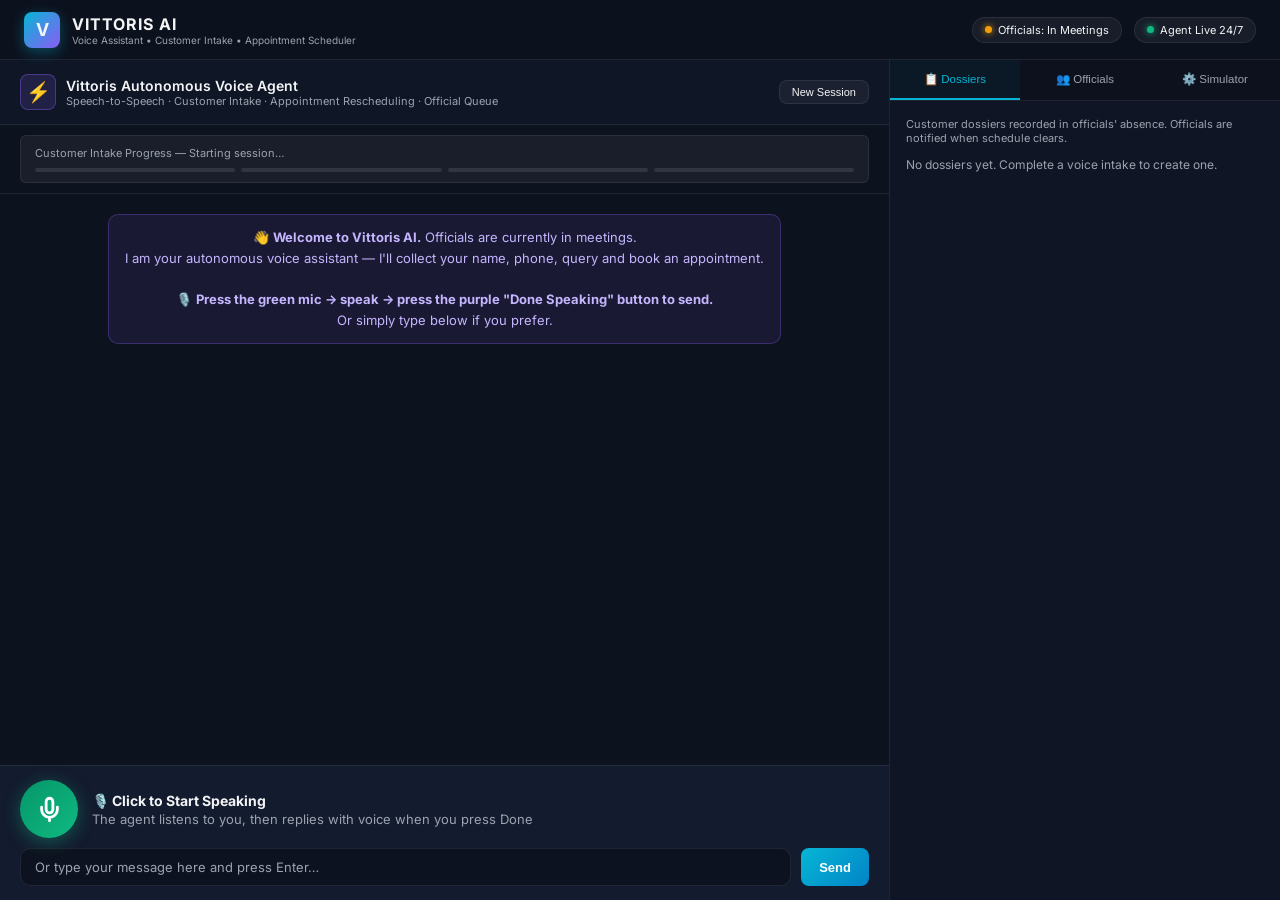
<file: index.html>
<!DOCTYPE html>
<html lang="en">
<head>
  <meta charset="UTF-8">
  <meta name="viewport" content="width=device-width, initial-scale=1.0">
  <title>Vittoris AI | Voice Assistant</title>
  <link rel="preconnect" href="https://fonts.googleapis.com">
  <link href="https://fonts.googleapis.com/css2?family=Inter:wght@300;400;500;600;700&family=JetBrains+Mono:wght@400;600&display=swap" rel="stylesheet">
  <style>
    :root {
      --bg: #0a0e17; --card: #131b2e; --card2: #0f1724;
      --border: rgba(255,255,255,0.08);
      --cyan: #06b6d4; --purple: #8b5cf6;
      --green: #10b981; --amber: #f59e0b; --red: #ef4444;
      --text: #f3f4f6; --muted: #9ca3af;
      --sans: 'Inter',sans-serif; --mono: 'JetBrains Mono',monospace;
    }
    *{box-sizing:border-box;margin:0;padding:0}
    html,body{height:100%;overflow:hidden}
    body{background:var(--bg);color:var(--text);font-family:var(--sans);display:flex;flex-direction:column}

    /* NAV */
    nav{height:60px;padding:0 24px;background:rgba(13,18,31,.95);border-bottom:1px solid var(--border);display:flex;align-items:center;justify-content:space-between;flex-shrink:0;backdrop-filter:blur(12px)}
    .brand{display:flex;align-items:center;gap:12px}
    .logo{width:36px;height:36px;border-radius:8px;background:linear-gradient(135deg,var(--cyan),var(--purple));display:flex;align-items:center;justify-content:center;font-weight:700;font-size:18px;box-shadow:0 4px 14px rgba(6,182,212,.35)}
    .brand-name{font-size:16px;font-weight:700;letter-spacing:1px}
    .brand-sub{font-size:10px;color:var(--muted)}
    .nav-right{display:flex;align-items:center;gap:12px}
    .nbadge{display:flex;align-items:center;gap:6px;padding:5px 12px;border-radius:20px;font-size:11px;background:rgba(255,255,255,.05);border:1px solid var(--border)}
    .dot{width:7px;height:7px;border-radius:50%}
    .dot-green{background:var(--green);box-shadow:0 0 7px var(--green)}
    .dot-amber{background:var(--amber);box-shadow:0 0 7px var(--amber);animation:blink 2s infinite}
    @keyframes blink{0%,100%{opacity:1}50%{opacity:.35}}

    /* LAYOUT */
    .layout{display:flex;flex:1;overflow:hidden}

    /* CHAT COLUMN */
    .chat-col{flex:1;display:flex;flex-direction:column;border-right:1px solid var(--border);background:#0d121f;min-width:0}

    /* CALL BANNER */
    .call-banner{padding:9px 20px;display:none;align-items:center;justify-content:space-between;background:linear-gradient(90deg,rgba(5,150,105,.18),rgba(13,18,31,.95),rgba(139,92,246,.18));border-bottom:1px solid rgba(16,185,129,.3)}
    .call-banner.on{display:flex}
    .cpulse{width:10px;height:10px;border-radius:50%;background:var(--green);box-shadow:0 0 10px var(--green);animation:cpulse 1.5s infinite}
    @keyframes cpulse{0%{transform:scale(.95);box-shadow:0 0 0 0 rgba(16,185,129,.7)}70%{transform:scale(1.2);box-shadow:0 0 0 8px rgba(16,185,129,0)}100%{transform:scale(.95)}}
    .ctimer{font-family:var(--mono);color:#34d399;margin-left:6px}
    .waves{display:flex;gap:3px;align-items:center;height:24px}
    .wave{width:4px;border-radius:2px;height:5px;transition:height .15s}
    .waves.listen .wave{animation:wa .9s infinite ease-in-out;background:var(--red)}
    .waves.speak .wave{animation:wa 1.1s infinite ease-in-out;background:var(--cyan)}
    .wave:nth-child(1){animation-delay:.05s}.wave:nth-child(2){animation-delay:.2s}
    .wave:nth-child(3){animation-delay:.12s}.wave:nth-child(4){animation-delay:.35s}
    .wave:nth-child(5){animation-delay:.18s}
    @keyframes wa{0%,100%{height:4px}50%{height:22px}}
    .cstatus{font-size:11px;color:var(--muted)}

    /* CHAT HEADER */
    .chat-top{padding:14px 20px;border-bottom:1px solid var(--border);display:flex;align-items:center;justify-content:space-between;background:rgba(19,27,46,.5)}
    .agent-info{display:flex;align-items:center;gap:10px}
    .avatar{width:36px;height:36px;border-radius:8px;font-size:20px;background:rgba(139,92,246,.15);border:1px solid rgba(139,92,246,.4);display:flex;align-items:center;justify-content:center}
    .agent-info h3{font-size:14px;font-weight:600}
    .agent-info p{font-size:11px;color:var(--muted)}

    /* PROGRESS BAR */
    .prog-bar{padding:10px 20px;border-bottom:1px solid var(--border)}
    .prog-wrap{background:rgba(255,255,255,.05);border-radius:6px;padding:10px 14px;border:1px solid var(--border)}
    .prog-wrap p{font-size:11px;color:var(--muted);margin-bottom:8px}
    .steps{display:flex;gap:6px}
    .step{flex:1;height:4px;border-radius:2px;background:rgba(255,255,255,.1);transition:background .3s}
    .step.done{background:var(--green)}
    .step.active{background:var(--cyan);animation:steppulse 1s infinite}
    @keyframes steppulse{0%,100%{opacity:1}50%{opacity:.4}}

    /* MESSAGES */
    .messages{flex:1;overflow-y:auto;padding:20px;display:flex;flex-direction:column;gap:14px}
    .msg{display:flex;max-width:82%;font-size:14px;line-height:1.6}
    .msg.user{align-self:flex-end}.msg.agent{align-self:flex-start}.msg.system{align-self:center;max-width:92%}
    .bubble{padding:12px 16px;border-radius:14px}
    .msg.user .bubble{background:linear-gradient(135deg,#2563eb,#1d4ed8);border-radius:14px 14px 2px 14px}
    .msg.agent .bubble{background:var(--card);border:1px solid var(--border);border-radius:14px 14px 14px 2px}
    .msg.system .bubble{background:rgba(139,92,246,.1);border:1px solid rgba(139,92,246,.3);color:#c4b5fd;border-radius:10px;text-align:center;font-size:13px}

    /* LIVE TRANSCRIPT */
    .live-box{display:none;margin:0 20px 8px;padding:10px 14px;background:rgba(239,68,68,.07);border:1.5px dashed rgba(239,68,68,.45);border-radius:10px;font-size:13px;color:#fca5a5;font-style:italic;min-height:38px;word-break:break-word}
    .live-box.on{display:block}
    .live-box::before{content:'🎤  '}

    /* DEBUG PANEL */
    .debug-panel{display:none;margin:0 20px 8px;padding:8px 12px;background:rgba(6,182,212,.05);border:1px solid rgba(6,182,212,.2);border-radius:8px;font-family:var(--mono);font-size:10px;color:var(--muted);max-height:52px;overflow:hidden}
    .debug-panel.on{display:block}

    /* BOTTOM BAR */
    .bottom-bar{padding:14px 20px;border-top:1px solid var(--border);background:var(--card);display:flex;flex-direction:column;gap:10px}

    /* MIC ROW */
    .mic-row{display:flex;align-items:center;gap:14px}
    .mic-btn{width:58px;height:58px;border-radius:50%;border:none;cursor:pointer;background:linear-gradient(135deg,#059669,#10b981);display:flex;align-items:center;justify-content:center;box-shadow:0 4px 18px rgba(16,185,129,.4);transition:all .2s;flex-shrink:0}
    .mic-btn:hover{transform:scale(1.07)}
    .mic-btn.listening{background:linear-gradient(135deg,#dc2626,#ef4444);box-shadow:0 4px 24px rgba(239,68,68,.55);animation:micpulse 1s infinite}
    @keyframes micpulse{0%,100%{box-shadow:0 4px 18px rgba(239,68,68,.5)}50%{box-shadow:0 0 0 14px rgba(239,68,68,.1),0 4px 24px rgba(239,68,68,.8)}}
    .mic-btn.disabled{opacity:.35;cursor:not-allowed;animation:none}
    .mic-btn svg{width:27px;height:27px}
    .mic-hint{flex:1;font-size:13px;color:var(--muted)}
    .mic-hint strong{color:var(--text);display:block;margin-bottom:2px;font-size:14px}

    /* DONE ROW */
    .done-row{display:none;align-items:center;gap:10px}
    .done-row.on{display:flex}
    .done-btn{flex:1;padding:15px 20px;background:linear-gradient(135deg,#7c3aed,#8b5cf6);border:none;border-radius:12px;color:#fff;font-size:15px;font-weight:700;cursor:pointer;display:flex;align-items:center;justify-content:center;gap:10px;box-shadow:0 4px 20px rgba(139,92,246,.4);transition:all .2s;letter-spacing:.3px}
    .done-btn:hover{transform:scale(1.02);box-shadow:0 6px 30px rgba(139,92,246,.6)}
    .done-btn:active{transform:scale(.98)}
    .cancel-btn{width:48px;height:48px;background:rgba(239,68,68,.1);border:1px solid rgba(239,68,68,.3);border-radius:10px;color:var(--red);font-size:19px;cursor:pointer;display:flex;align-items:center;justify-content:center;transition:all .2s;flex-shrink:0}
    .cancel-btn:hover{background:rgba(239,68,68,.2)}

    /* TEXT ROW */
    .text-row{display:flex;gap:10px}
    .text-row input{flex:1;background:rgba(0,0,0,.3);border:1px solid var(--border);border-radius:10px;padding:10px 14px;color:#fff;font-size:13px;outline:none;font-family:var(--sans)}
    .text-row input:focus{border-color:var(--cyan)}
    .text-row input::placeholder{color:var(--muted)}
    .send-btn{background:linear-gradient(135deg,var(--cyan),#0284c7);color:#fff;border:none;border-radius:8px;padding:10px 18px;font-size:13px;font-weight:600;cursor:pointer}

    /* SIDEBAR */
    .sidebar{width:390px;display:flex;flex-direction:column;background:#0f1524;flex-shrink:0}
    .stabs{display:flex;border-bottom:1px solid var(--border);background:rgba(0,0,0,.2)}
    .stab{flex:1;padding:12px 4px;background:none;border:none;border-bottom:2px solid transparent;color:var(--muted);font-size:11.5px;font-weight:500;cursor:pointer;transition:all .2s}
    .stab.on{color:var(--cyan);border-bottom-color:var(--cyan);background:rgba(6,182,212,.05)}
    .spane{display:none;flex:1;overflow-y:auto;padding:16px;flex-direction:column;gap:12px}
    .spane.on{display:flex}
    .scard{background:var(--card);border:1px solid var(--border);border-radius:10px;padding:14px}
    .scard.pending{border-left:4px solid var(--amber)}
    .scard.confirmed{border-left:4px solid var(--green)}
    .scard.cleared{border-left:4px solid var(--cyan)}
    .scard-row{display:flex;justify-content:space-between;align-items:center;margin-bottom:4px}
    .scard-title{font-size:13px;font-weight:600}
    .scard-sub{font-size:11px;color:var(--muted);margin-bottom:6px}
    .sbadge{font-size:10px;padding:2px 7px;border-radius:4px;font-weight:600}
    .sbadge.amber{background:rgba(245,158,11,.2);color:var(--amber)}
    .sbadge.green{background:rgba(16,185,129,.2);color:var(--green)}
    .sbadge.cyan{background:rgba(6,182,212,.2);color:var(--cyan)}
    .sep{border:none;border-top:1px solid var(--border);margin:5px 0}
    .drow{font-size:11px;margin-bottom:3px}
    .drow span{color:var(--muted)}
    .off-row{display:flex;align-items:center;gap:10px;padding:12px;background:var(--card);border:1px solid var(--border);border-radius:8px}
    .off-av{font-size:24px}
    .off-name{font-size:13px;font-weight:600}
    .off-role{font-size:11px;color:var(--muted)}
    .off-st{margin-left:auto;font-size:10px;padding:3px 8px;border-radius:4px;font-weight:600}
    .st-busy{background:rgba(245,158,11,.2);color:var(--amber)}
    .st-avail{background:rgba(16,185,129,.2);color:var(--green)}
    .sim-label{font-size:11px;color:var(--muted);margin-bottom:8px}
    .sim-btn{width:100%;padding:10px;border-radius:8px;border:1px solid var(--border);background:rgba(255,255,255,.05);color:var(--text);font-size:12px;cursor:pointer;margin-bottom:8px;transition:background .2s}
    .sim-btn:hover{background:rgba(255,255,255,.1)}
    .sim-btn.danger{border-color:rgba(239,68,68,.3);color:var(--red);background:rgba(239,68,68,.07)}
    .sim-btn.success{border-color:rgba(16,185,129,.3);color:var(--green);background:rgba(16,185,129,.07)}
    ::-webkit-scrollbar{width:5px}::-webkit-scrollbar-track{background:transparent}
    ::-webkit-scrollbar-thumb{background:rgba(255,255,255,.12);border-radius:3px}
    @media(max-width:768px){.sidebar{display:none}}

    /* ALERT BANNER */
    .alert-banner{display:none;margin:8px 20px;padding:10px 14px;border-radius:8px;font-size:12px;text-align:center}
    .alert-banner.on{display:block}
    .alert-banner.warn{background:rgba(245,158,11,.1);border:1px solid rgba(245,158,11,.35);color:var(--amber)}
    .alert-banner.err{background:rgba(239,68,68,.1);border:1px solid rgba(239,68,68,.35);color:var(--red)}
    .alert-banner.info{background:rgba(6,182,212,.08);border:1px solid rgba(6,182,212,.3);color:var(--cyan)}
  </style>
</head>
<body>

<nav>
  <div class="brand">
    <div class="logo">V</div>
    <div>
      <div class="brand-name">VITTORIS AI</div>
      <div class="brand-sub">Voice Assistant &bull; Customer Intake &bull; Appointment Scheduler</div>
    </div>
  </div>
  <div class="nav-right">
    <div class="nbadge"><span class="dot dot-amber" id="offDot"></span><span id="offBadge">Officials: In Meetings</span></div>
    <div class="nbadge"><span class="dot dot-green"></span>Agent Live 24/7</div>
  </div>
</nav>

<div class="layout">
  <div class="chat-col">

    <!-- Call Banner -->
    <div class="call-banner" id="callBanner">
      <div style="display:flex;align-items:center;gap:10px;font-size:12px;font-weight:600">
        <div class="cpulse"></div>
        VOICE SESSION ACTIVE <span class="ctimer" id="callTimer">00:00</span>
      </div>
      <div class="waves" id="waveBars">
        <div class="wave"></div><div class="wave"></div><div class="wave"></div>
        <div class="wave"></div><div class="wave"></div>
      </div>
      <div class="cstatus" id="callStatus">Ready</div>
    </div>

    <!-- Agent header -->
    <div class="chat-top">
      <div class="agent-info">
        <div class="avatar">⚡</div>
        <div>
          <h3>Vittoris Autonomous Voice Agent</h3>
          <p>Speech-to-Speech · Customer Intake · Appointment Rescheduling · Official Queue</p>
        </div>
      </div>
      <button class="sim-btn" style="width:auto;padding:5px 12px;font-size:11px;margin:0" onclick="resetSession()">New Session</button>
    </div>

    <!-- Progress -->
    <div class="prog-bar">
      <div class="prog-wrap">
        <p>Customer Intake Progress — <span id="progLabel">Collecting caller details…</span></p>
        <div class="steps">
          <div class="step active" id="s0" title="Name"></div>
          <div class="step" id="s1" title="Phone"></div>
          <div class="step" id="s2" title="Query"></div>
          <div class="step" id="s3" title="Date"></div>
        </div>
      </div>
    </div>

    <!-- Alert banner -->
    <div class="alert-banner" id="alertBanner"></div>

    <!-- Messages -->
    <div class="messages" id="messages">
      <div class="msg system">
        <div class="bubble">
          👋 <strong>Welcome to Vittoris AI.</strong> Officials are currently in meetings.<br>
          I am your autonomous voice assistant — I'll collect your name, phone, query and book an appointment.<br><br>
          🎙️ <strong>Press the green mic → speak → press the purple "Done Speaking" button to send.</strong><br>
          Or simply type below if you prefer.
        </div>
      </div>
    </div>

    <!-- Live transcript preview (shown while recording) -->
    <div class="live-box" id="liveBox">Listening… speak now</div>

    <!-- Debug strip (hidden by default, shows on error) -->
    <div class="debug-panel" id="debugPanel"></div>

    <!-- Bottom Bar -->
    <div class="bottom-bar">

      <!-- Mic row: shown when NOT recording -->
      <div class="mic-row" id="micRow">
        <button class="mic-btn" id="micBtn" title="Click to start speaking">
          <svg viewBox="0 0 24 24" fill="none" stroke="white" stroke-width="2.5" stroke-linecap="round" stroke-linejoin="round">
            <path d="M12 2a3 3 0 0 0-3 3v7a3 3 0 0 0 6 0V5a3 3 0 0 0-3-3Z"/>
            <path d="M19 10v2a7 7 0 0 1-14 0v-2"/>
            <line x1="12" y1="19" x2="12" y2="22"/>
          </svg>
        </button>
        <div class="mic-hint">
          <strong id="micTitle">🎙️ Click to Start Speaking</strong>
          <span id="micSub">The agent listens to you, then replies with voice when you press Done</span>
        </div>
      </div>

      <!-- Done row: shown WHILE recording -->
      <div class="done-row" id="doneRow">
        <button class="done-btn" id="doneBtn">
          <span style="font-size:20px">✅</span> Done Speaking — Send to Agent
        </button>
        <button class="cancel-btn" id="cancelBtn" title="Cancel recording">✕</button>
      </div>

      <!-- Text fallback -->
      <div class="text-row">
        <input type="text" id="textInput" placeholder="Or type your message here and press Enter…">
        <button class="send-btn" onclick="sendText()">Send</button>
      </div>
    </div>
  </div>

  <!-- SIDEBAR -->
  <div class="sidebar">
    <div class="stabs">
      <button class="stab on" data-tab="tab-dossiers">📋 Dossiers</button>
      <button class="stab" data-tab="tab-officials">👥 Officials</button>
      <button class="stab" data-tab="tab-sim">⚙️ Simulator</button>
    </div>

    <div class="spane on" id="tab-dossiers">
      <div style="font-size:11px;color:var(--muted)">Customer dossiers recorded in officials' absence. Officials are notified when schedule clears.</div>
      <div id="dossiersList"><p style="font-size:12px;color:var(--muted)">No dossiers yet. Complete a voice intake to create one.</p></div>
    </div>

    <div class="spane" id="tab-officials">
      <div style="font-size:12px;font-weight:600;margin-bottom:12px">Company Officials — Live Status</div>
      <div class="off-row" style="margin-bottom:8px"><div class="off-av">👨‍💼</div><div><div class="off-name">Uday Zayn</div><div class="off-role">Founder &amp; Lead AI Architect</div></div><div class="off-st st-busy" id="st-uday">IN MEETINGS</div></div>
      <div class="off-row" style="margin-bottom:8px"><div class="off-av">👩‍💻</div><div><div class="off-name">Sarah Chen</div><div class="off-role">Head of Enterprise Integrations</div></div><div class="off-st st-busy" id="st-sarah">IN MEETINGS</div></div>
      <div class="off-row"><div class="off-av">👨‍🔧</div><div><div class="off-name">Marcus Vance</div><div class="off-role">Senior Solutions Engineer</div></div><div class="off-st st-busy" id="st-marcus">IN MEETINGS</div></div>
    </div>

    <div class="spane" id="tab-sim">
      <p class="sim-label">Simulate scenarios:</p>
      <button class="sim-btn success" onclick="simClear()">📋 Officials Clear Their Schedule<br><small style="opacity:.7">Triggers notification of all pending dossiers</small></button>
      <hr class="sep">
      <p class="sim-label">Test flows (via text):</p>
      <button class="sim-btn" onclick="inject('I need to reschedule my appointment')">📅 Reschedule appointment</button>
      <button class="sim-btn" onclick="inject('Hello I need help scheduling a consultation')">🎙️ New intake request</button>
      <hr class="sep">
      <p class="sim-label">Reset:</p>
      <button class="sim-btn danger" onclick="resetSession()">🔄 Reset Session &amp; Clear Context</button>
    </div>
  </div>
</div>

<script>
/* ===================================================================
   VITTORIS AI — VOICE AGENT ENGINE v5
   Speech Recognition fix: no getUserMedia conflict, continuous=false
   with smart restart, proper accumulated transcript, Done button.
=================================================================== */

// ── STATE ──────────────────────────────────────────────────────────
const SK = 'vtrs_v5';
let S = loadS();
function defaultS(){return{phase:'greeting',name:null,phone:null,query:null,date:null,rescId:null,dossiers:[]}}
function loadS(){try{return JSON.parse(localStorage.getItem(SK))||defaultS()}catch(e){return defaultS()}}
function saveS(){localStorage.setItem(SK,JSON.stringify(S))}
function resetSession(){S=defaultS();saveS();$('messages').innerHTML='';addMsg('system','🔄 Session reset. Ready for a new caller.');agentSay('Session reset. Ready for a new inquiry. Press the microphone button and tell me your name to get started.');updateProg();refreshDossiers()}

// ── HELPERS ────────────────────────────────────────────────────────
function $(id){return document.getElementById(id)}
function dbg(msg){
  const p=$('debugPanel');
  const t=new Date().toLocaleTimeString('en',{hour12:false,hour:'2-digit',minute:'2-digit',second:'2-digit'});
  p.textContent=`[${t}] ${msg}`;
  p.classList.add('on');
}

// ── MIC / SPEECH STATE ─────────────────────────────────────────────
let recognition = null;      // current SpeechRecognition instance
let isListening  = false;     // are we in a recording session?
let isSpeaking   = false;
let accumulated  = '';        // transcript built across multiple onresult events
let callActive   = false;
let callSecs     = 0;
let callTimer    = null;
let restartGuard = false;     // prevents double-restarts

const SR = window.SpeechRecognition || window.webkitSpeechRecognition;

// ── CHECK BROWSER SUPPORT ──────────────────────────────────────────
window.addEventListener('load', () => {
  if (!SR) {
    $('micBtn').classList.add('disabled');
    $('micTitle').textContent = '❌ Browser not supported';
    $('micSub').textContent   = 'Please open this page in Google Chrome or Microsoft Edge — Firefox does not support Web Speech API.';
    showAlert('⚠️ Your browser does not support voice input. Please use Chrome or Edge.','warn');
  }
  refreshDossiers();
  updateProg();
  setTimeout(()=>agentSay('Hello! Welcome to Vittoris AI. Our officials are currently in meetings. I am your autonomous voice assistant. Press the green microphone button, speak your message, then press the purple Done Speaking button to send.'), 900);
});

// Voices load async in some browsers
if ('speechSynthesis' in window) speechSynthesis.onvoiceschanged = () => speechSynthesis.getVoices();

// ── CREATE RECOGNITION INSTANCE ────────────────────────────────────
// Called fresh every time we need one — most reliable approach.
function newRecognition() {
  if (!SR) return null;
  const rec = new SR();
  rec.lang = 'en-US';
  rec.continuous = false;      // simpler + more reliable than continuous:true
  rec.interimResults = true;   // show live words as they're recognised
  rec.maxAlternatives = 1;

  rec.onstart = () => {
    dbg('Recognition started — speak now');
    setStatus('🔴 Recording… speak clearly');
    setWave('listen');
  };

  rec.onresult = (e) => {
    let interim = '';
    for (let i = e.resultIndex; i < e.results.length; i++) {
      const t = e.results[i][0].transcript;
      if (e.results[i].isFinal) {
        accumulated += (accumulated ? ' ' : '') + t;
        dbg('Final chunk: "' + t + '"');
      } else {
        interim = t;
      }
    }
    // Show live preview in the red dashed box
    const preview = (accumulated + (interim ? ' ' + interim : '')).trim();
    $('liveBox').textContent = preview || 'Listening… speak now';
  };

  rec.onerror = (e) => {
    dbg('Error: ' + e.error);
    if (e.error === 'not-allowed' || e.error === 'permission-denied') {
      showAlert('⛔ Microphone permission denied. Click the 🔒 lock icon in your browser address bar → Allow microphone → Refresh the page.','err');
      stopListeningUI();
    } else if (e.error === 'no-speech') {
      // no-speech is non-fatal — just restart silently
      dbg('No speech detected — restarting…');
      scheduleRestart();
    } else if (e.error === 'audio-capture') {
      showAlert('🎤 No microphone found. Please plug in a microphone and try again.','err');
      stopListeningUI();
    } else if (e.error === 'network') {
      showAlert('🌐 Network error with speech service. Check your internet connection.','warn');
      scheduleRestart();
    } else if (e.error === 'aborted') {
      // User or code aborted — do nothing
    } else {
      dbg('Unknown error: ' + e.error + ' — restarting');
      scheduleRestart();
    }
  };

  rec.onend = () => {
    dbg('Recognition ended. isListening=' + isListening);
    setWave('');
    // If we're still in a listening session, restart automatically
    if (isListening) scheduleRestart();
  };

  return rec;
}

function scheduleRestart() {
  if (!isListening || restartGuard) return;
  restartGuard = true;
  setTimeout(() => {
    restartGuard = false;
    if (!isListening) return;
    recognition = newRecognition();
    try {
      recognition.start();
      dbg('Recognition restarted');
    } catch(err) {
      dbg('Restart failed: ' + err.message);
    }
  }, 200);
}

// ── MIC BUTTON ─────────────────────────────────────────────────────
$('micBtn').addEventListener('click', () => {
  if (!SR) return;
  if (isListening) return; // already recording — press Done to stop

  if (isSpeaking) speechSynthesis.cancel();

  accumulated = '';
  restartGuard = false;
  recognition = newRecognition();

  try {
    recognition.start();
    startListeningUI();
    hideAlert();
    dbg('User started recording');
  } catch (err) {
    dbg('mic start error: ' + err.message);
    showAlert('Could not start microphone: ' + err.message + '. Try refreshing.', 'err');
  }
});

// ── DONE BUTTON ─────────────────────────────────────────────────────
$('doneBtn').addEventListener('click', finishAndSend);

// ── CANCEL BUTTON ───────────────────────────────────────────────────
$('cancelBtn').addEventListener('click', () => {
  if (!isListening) return;
  killRecognition();
  stopListeningUI();
  accumulated = '';
  addMsg('system','🚫 Recording cancelled.');
  dbg('User cancelled recording');
});

function finishAndSend() {
  if (!isListening) return;
  killRecognition();
  stopListeningUI();
  const text = accumulated.trim();
  accumulated = '';
  dbg('Sending: "' + (text || '(empty)') + '"');
  if (text) {
    processInput(text);
  } else {
    addMsg('system', "⚠️ Nothing was captured. Please press the mic button again and speak clearly — then press Done Speaking.");
    agentSay("I didn't catch anything. Please press the microphone button, speak your message, then press the purple Done Speaking button.");
  }
}

function killRecognition() {
  isListening = false;
  if (recognition) {
    recognition.onend = null; // prevent restart after manual stop
    try { recognition.stop(); } catch(e) {}
    recognition = null;
  }
}

// ── TEXT FALLBACK ───────────────────────────────────────────────────
$('textInput').addEventListener('keydown', e => { if(e.key==='Enter') sendText(); });
function sendText() {
  const v = $('textInput').value.trim();
  if (!v) return;
  $('textInput').value = '';
  processInput(v);
}
function inject(text){ processInput(text); }

// ── UI STATE HELPERS ────────────────────────────────────────────────
function startListeningUI() {
  isListening = true;
  if (!callActive) activateCall();
  $('micRow').style.display   = 'none';
  $('doneRow').classList.add('on');
  $('liveBox').textContent    = 'Listening… speak now';
  $('liveBox').classList.add('on');
  setStatus('🔴 Recording your voice…');
  setWave('listen');
}

function stopListeningUI() {
  isListening = false;
  $('micRow').style.display = 'flex';
  $('doneRow').classList.remove('on');
  $('liveBox').classList.remove('on');
  $('liveBox').textContent = 'Listening… speak now';
  setStatus('Tap the mic to speak');
  setWave('');
}

function setStatus(txt){ $('callStatus').textContent = txt; }
function setWave(mode){
  const w=$('waveBars');
  w.classList.remove('listen','speak');
  if(mode) w.classList.add(mode);
}
function showAlert(msg,type){
  const b=$('alertBanner');
  b.textContent=msg;
  b.className='alert-banner on '+type;
}
function hideAlert(){
  const b=$('alertBanner');
  b.className='alert-banner';
}

// ── TTS ─────────────────────────────────────────────────────────────
function agentSay(text) {
  if (!('speechSynthesis' in window)) return;
  speechSynthesis.cancel();
  const u = new SpeechSynthesisUtterance(text);
  u.rate  = 1.0;
  u.pitch = 1.05;
  const voices = speechSynthesis.getVoices();
  const v = voices.find(v=>v.name.includes('Google US English'))
         || voices.find(v=>v.lang==='en-US'&&/female|zira|hazel|susan/i.test(v.name))
         || voices.find(v=>v.lang==='en-US') || null;
  if (v) u.voice = v;
  u.onstart = ()=>{ isSpeaking=true; setWave('speak'); setStatus('🤖 Agent speaking…'); if(!callActive) activateCall(); };
  u.onend   = ()=>{ isSpeaking=false; setWave(''); setStatus('Tap the mic to speak'); };
  u.onerror = ()=>{ isSpeaking=false; setWave(''); };
  speechSynthesis.speak(u);
}

// ── CALL TIMER ───────────────────────────────────────────────────────
function activateCall() {
  callActive = true;
  $('callBanner').classList.add('on');
  if (callTimer) clearInterval(callTimer);
  callTimer = setInterval(()=>{
    callSecs++;
    $('callTimer').textContent = `${String(Math.floor(callSecs/60)).padStart(2,'0')}:${String(callSecs%60).padStart(2,'0')}`;
  },1000);
}

// ── CHAT MESSAGES ────────────────────────────────────────────────────
function addMsg(role, text) {
  const c=$('messages');
  const el=document.createElement('div'); el.className='msg '+role;
  const b=document.createElement('div'); b.className='bubble';
  b.innerHTML=text
    .replace(/\*\*(.*?)\*\*/g,'<strong>$1</strong>')
    .replace(/~~(.*?)~~/g,'<del>$1</del>')
    .replace(/`([^`]+)`/g,'<code style="font-family:var(--mono);background:rgba(255,255,255,.1);padding:1px 5px;border-radius:4px">$1</code>')
    .replace(/^### (.+)$/gm,'<h3 style="font-size:14px;margin-bottom:6px">$1</h3>')
    .replace(/^> (.+)$/gm,'<blockquote style="border-left:3px solid var(--cyan);padding-left:10px;color:var(--muted);margin:6px 0">$1</blockquote>')
    .replace(/📌 _"([^"]+)"_/g,'<span style="color:#a5b4fc;font-style:italic">📌 "$1"</span>')
    .replace(/\n/g,'<br>');
  el.appendChild(b); c.appendChild(el);
  c.scrollTop=c.scrollHeight;
}

// ── PROGRESS BAR ─────────────────────────────────────────────────────
const PMAP={greeting:-1,name:0,phone:1,query:2,date:3,complete:4,reschedule_id:-1,reschedule_date:-1};
const PLBL={greeting:'Starting session…',name:'Collecting: Full Name',phone:'Collecting: Phone Number',query:'Collecting: Inquiry Details',date:'Selecting: Appointment Date',complete:'✅ Dossier Recorded!',reschedule_id:'Rescheduling: Finding booking',reschedule_date:'Rescheduling: New date'};
function updateProg(){
  [0,1,2,3].forEach(i=>{
    const el=$('s'+i); el.classList.remove('done','active');
    const a=PMAP[S.phase]??-1;
    if(i<a) el.classList.add('done');
    else if(i===a) el.classList.add('active');
  });
  $('progLabel').textContent=PLBL[S.phase]||'';
}

// ── EXTRACTORS ────────────────────────────────────────────────────────
function extractPhone(t){
  // numeric patterns
  const m=t.match(/(?:\+?\d{1,3}[.\-\s]?)?\(?\d{3}\)?[.\-\s]?\d{3}[.\-\s]?\d{4}|\b\d{10}\b/);
  if(m){const d=m[0].replace(/\D/g,'');if(d.length>=10)return d.slice(0,10).replace(/(\d{3})(\d{3})(\d{4})/,'$1-$2-$3');}
  // spoken digits
  const W={zero:'0',one:'1',two:'2',three:'3',four:'4',five:'5',six:'6',seven:'7',eight:'8',nine:'9',oh:'0'};
  let c=t.toLowerCase().replace(/\b(zero|one|two|three|four|five|six|seven|eight|nine|oh)\b/g,w=>W[w]);
  const m2=c.replace(/[\s\-\.]/g,'').match(/\d{10,}/);
  if(m2&&m2[0].length>=10)return m2[0].slice(0,10).replace(/(\d{3})(\d{3})(\d{4})/,'$1-$2-$3');
  return null;
}

function extractName(t){
  const PP=[
    /(?:my name is|i am|i'm|this is|name[:\s]+)\s+([A-Za-z][a-z]+(?:\s+[A-Za-z][a-z]+){0,2})/i,
    /^([A-Z][a-z]{1,}(?:\s+[A-Z][a-z]{1,}){1,2})$/
  ];
  const BAD=['hello','hi','hey','yes','no','okay','sure','thanks','agent','speaking','need','help','vittoris','good','morning','afternoon'];
  for(const p of PP){
    const m=t.match(p);
    if(m){const c=(m[1]||m[0]).trim();if(!BAD.includes(c.toLowerCase())&&c.length>2)return c;}
  }
  // fallback: short input with 2-3 words that look like a name
  const words=t.trim().split(/\s+/);
  if(words.length>=2&&words.length<=3&&words.every(w=>/^[A-Za-z'-]{2,}$/.test(w))&&!BAD.includes(words[0].toLowerCase()))
    return words.map(w=>w.charAt(0).toUpperCase()+w.slice(1).toLowerCase()).join(' ');
  return null;
}

function extractDate(t){
  const L=t.toLowerCase();
  const DAYS={monday:1,tuesday:2,wednesday:3,thursday:4,friday:5,saturday:6,sunday:7};
  for(const[d,o]of Object.entries(DAYS)){
    if(L.includes(d)){
      const dt=new Date();dt.setDate(dt.getDate()+o);
      const tm=(L.match(/(\d{1,2}(?::\d{2})?\s*(?:am|pm))/)||[])[0];
      return dt.toDateString()+' at '+(tm?tm.toUpperCase():'10:00 AM')+' IST';
    }
  }
  if(L.includes('tomorrow')){const dt=new Date();dt.setDate(dt.getDate()+1);while([0,6].includes(dt.getDay()))dt.setDate(dt.getDate()+1);return dt.toDateString()+' at 10:00 AM IST';}
  if(L.includes('next week')){const dt=new Date();dt.setDate(dt.getDate()+7);while([0,6].includes(dt.getDay()))dt.setDate(dt.getDate()+1);return dt.toDateString()+' at 10:00 AM IST';}
  const sm=L.match(/slot\s*([1-5])/);
  if(sm){const times=['10:00 AM','11:30 AM','2:00 PM','3:30 PM','5:00 PM'];const dt=new Date();dt.setDate(dt.getDate()+1);while([0,6].includes(dt.getDay()))dt.setDate(dt.getDate()+1);return dt.toDateString()+' at '+times[Math.min(+sm[1]-1,4)]+' IST';}
  const dm=t.match(/\b(?:Jan(?:uary)?|Feb(?:ruary)?|Mar(?:ch)?|Apr(?:il)?|May|Jun(?:e)?|Jul(?:y)?|Aug(?:ust)?|Sep(?:tember)?|Oct(?:ober)?|Nov(?:ember)?|Dec(?:ember)?)\s+\d{1,2}/i);
  if(dm)return dm[0]+' at 10:00 AM IST';
  if(/earliest|any\s*time|first available|soonest|any\s*slot/.test(L)){const dt=new Date();dt.setDate(dt.getDate()+1);while([0,6].includes(dt.getDay()))dt.setDate(dt.getDate()+1);return dt.toDateString()+' at 10:00 AM IST';}
  return null;
}

function slots(){
  const r=[];const dt=new Date();const HH=[[10,0],[11,30],[14,0],[15,30]];let n=0;
  for(let d=1;d<=14&&n<4;d++){
    const x=new Date(dt);x.setDate(dt.getDate()+d);
    if([0,6].includes(x.getDay()))continue;
    x.setHours(HH[n][0],HH[n][1],0,0);
    r.push(`Slot ${n+1}: ${x.toDateString()} at ${x.toLocaleTimeString('en-US',{hour:'2-digit',minute:'2-digit'})} IST`);
    n++;
  }
  return r;
}

// ── DOSSIERS ──────────────────────────────────────────────────────────
function mkDossier(name,phone,query,date){
  const id='VIT-'+Math.random().toString(36).substring(2,8).toUpperCase();
  const official=/server|database|pipeline|api|crash/i.test(query)?'Sarah Chen':/voice|call|audio|sip|phone/i.test(query)?'Marcus Vance':'Uday Zayn';
  const d={id,name,phone,query,date,official,status:'PENDING_OFFICIAL_CLEARANCE',created:new Date().toLocaleString()};
  S.dossiers.unshift(d);saveS();refreshDossiers();return d;
}
function refreshDossiers(){
  const c=$('dossiersList');
  if(!S.dossiers.length){c.innerHTML='<p style="font-size:12px;color:var(--muted)">No dossiers yet. Complete a voice intake to create one.</p>';return;}
  c.innerHTML=S.dossiers.map(d=>`
    <div class="scard ${d.status==='OFFICIAL_NOTIFIED'?'cleared':d.status==='RESCHEDULED'?'confirmed':'pending'}">
      <div class="scard-row"><div class="scard-title">${d.name}</div>
      <span class="sbadge ${d.status==='OFFICIAL_NOTIFIED'?'cyan':d.status==='RESCHEDULED'?'green':'amber'}">${d.status==='OFFICIAL_NOTIFIED'?'✅ NOTIFIED':d.status==='RESCHEDULED'?'🔄 RESCHEDULED':'⏳ PENDING'}</span></div>
      <div class="scard-sub">Ref: ${d.id} &bull; ${d.created}</div><hr class="sep">
      <div class="drow"><span>📞 Phone:</span> ${d.phone}</div>
      <div class="drow"><span>💬 Query:</span> ${d.query}</div>
      <div class="drow"><span>📅 Appt:</span> ${d.date}</div>
      <div class="drow"><span>👤 Assigned:</span> ${d.official}</div>
    </div>`).join('');
}

// ── OFFICIALS ─────────────────────────────────────────────────────────
function setOffStatus(avail){
  const cls=avail?'st-avail':'st-busy';const lbl=avail?'AVAILABLE':'IN MEETINGS';
  ['st-uday','st-sarah','st-marcus'].forEach(id=>{const e=$(id);if(e){e.className='off-st '+cls;e.textContent=lbl;}});
  $('offBadge').textContent='Officials: '+(avail?'Available':'In Meetings');
  const dot=$('offDot');if(dot)dot.className='dot '+(avail?'dot-green':'dot-amber');
}
function simClear(){
  const pending=S.dossiers.filter(d=>d.status==='PENDING_OFFICIAL_CLEARANCE');
  pending.forEach(d=>d.status='OFFICIAL_NOTIFIED');saveS();setOffStatus(true);refreshDossiers();
  const n=pending.length;
  addMsg('agent',`📋 **Officials Schedule Cleared!**\n\n${n>0?`✅ **${n} dossier${n>1?'s':''} delivered** to leadership dashboard.`:'No pending dossiers.'}\n\nAll team leads are now reviewing customer files.`);
  agentSay(n>0?`Officials have cleared their schedule! ${n} customer dossier${n>1?'s':''} have been sent to leadership. The team is now reviewing each file.`:'Officials have cleared their schedule and are now available.');
}

// ── CONVERSATION ENGINE ──────────────────────────────────────────────
function processInput(text){
  if(!callActive) activateCall();
  addMsg('user',text);
  const L=text.toLowerCase();

  // Reschedule intent
  if(!['reschedule_id','reschedule_date'].includes(S.phase)&&
     /reschedule|change\s+(my\s+)?appointment|move\s+(my\s+)?appointment/.test(L)){
    S.phase='reschedule_id';saveS();updateProg();
    if(!S.dossiers.length){const m="I'd love to help reschedule. I don't see any existing bookings yet. Could you tell me the name or reference on your booking?";addMsg('agent',m);agentSay(m);return;}
    S.rescId=S.dossiers[0].id;
    const m=`Sure! Found your most recent booking (**${S.dossiers[0].id}** for **${S.dossiers[0].name}**). What is your preferred new appointment date? Say something like "Tuesday at 2 PM", "Slot 1", or "earliest available".`;
    addMsg('agent',m);agentSay(`Found your booking for ${S.dossiers[0].name}. What new date would you like? You can say Tuesday at 2 PM, Slot 1, or earliest available.`);
    return;
  }

  if(S.phase==='reschedule_date'||(S.phase==='reschedule_id'&&extractDate(text))){
    const nd=extractDate(text);
    if(!nd){const sl=slots();const m=`Didn't catch a date. Available slots:\n${sl.join('\n')}\nWhich works?`;addMsg('agent',m);agentSay('Which slot works? '+sl.slice(0,3).join(', '));return;}
    const tgt=S.rescId?S.dossiers.find(d=>d.id===S.rescId):S.dossiers[0];
    if(tgt){const od=tgt.date;tgt.date=nd;tgt.status='RESCHEDULED';saveS();refreshDossiers();
      addMsg('agent',`✅ **Appointment Rescheduled!**\n\n- **Customer:** ${tgt.name}\n- **Old Date:** ~~${od}~~\n- **New Date:** **${nd}**\n- **Ref:** \`${tgt.id}\`\n\nAssigned official (${tgt.official}) has been updated. Anything else?`);
      agentSay(`Rescheduled to ${nd}. The assigned official has been updated. Is there anything else?`);
    }
    S.phase='greeting';S.rescId=null;saveS();updateProg();return;
  }

  if(S.phase==='reschedule_id'){
    const f=S.dossiers.find(d=>L.includes(d.name.toLowerCase())||text.includes(d.phone)||text.toUpperCase().includes(d.id));
    if(f){S.rescId=f.id;S.phase='reschedule_date';saveS();updateProg();const m=`Found booking for **${f.name}** (\`${f.id}\`) on ${f.date}. What new date?`;addMsg('agent',m);agentSay(`Found your booking for ${f.name}. What new date would you like?`);}
    else{const sl=slots();S.phase='reschedule_date';saveS();updateProg();const m=`Got it. What new date works? Available:\n${sl.slice(0,3).join('\n')}`;addMsg('agent',m);agentSay('What new date works for you? '+sl.slice(0,3).join(', '));}
    return;
  }

  // ── INTAKE ──
  if(S.phase==='greeting'){
    const name=extractName(text);
    if(name){S.name=name;S.phase='phone';saveS();updateProg();
      const m=`Hello, **${name}**! 👋 Lovely to hear from you.\n\nOur company officials are currently in closed meetings. I'll take down your details so they can follow up as soon as their schedule clears.\n\nCould you please share your **phone number**?`;
      addMsg('agent',m);agentSay(`Hello ${name}! Our officials are in meetings. I'll record your details. Please share your phone number.`);
    }else{S.phase='name';saveS();updateProg();
      const m=`Hello! Welcome to **Vittoris AI**.\n\nOur officials are currently in closed meetings. I'll take down your **name**, **phone**, **inquiry**, and book an appointment date — when officials clear their schedule, they'll be notified immediately with your complete file.\n\nTo start, could you tell me your **Full Name**?`;
      addMsg('agent',m);agentSay('Hello! Welcome to Vittoris AI. Our officials are in meetings. I will record your details and book an appointment. Could you tell me your full name?');
    }
    return;
  }

  if(S.phase==='name'){
    const name=extractName(text)||(text.trim().split(/\s+/).length<=4&&text.trim().length>2?text.trim():null);
    if(name){S.name=name;S.phase='phone';saveS();updateProg();
      addMsg('agent',`Thank you, **${name}**! 😊\n\nCould you share your **phone number** so the official can contact you?`);
      agentSay(`Thank you ${name}. Could you share your phone number so the official can reach you?`);
    }else{
      addMsg('agent','Could you say your full name? For example: "My name is Priya Sharma" or just say your name clearly.');
      agentSay('Could you say your full name? For example, My name is Priya Sharma.');
    }
    return;
  }

  if(S.phase==='phone'){
    const ph=extractPhone(text);
    if(ph){S.phone=ph;S.phase='query';saveS();updateProg();
      addMsg('agent',`Got it! Phone saved as **${ph}**.\n\nNow, could you briefly describe your **inquiry**? (e.g. voice agent setup, pricing consultation, server pipeline, WhatsApp bot, custom AI, etc.)`);
      agentSay(`Phone saved as ${ph}. What is your inquiry or what problem do you need help with?`);
    }else{
      addMsg('agent','I didn\'t catch a phone number. Could you say it clearly — for example: "My number is 98765 43210" or just read the digits one by one.');
      agentSay('Could you say your phone number clearly? For example, 9 8 7 6 5 4 3 2 1 0.');
    }
    return;
  }

  if(S.phase==='query'){
    if(text.trim().length>=5){S.query=text.trim();S.phase='date';saveS();updateProg();
      const sl=slots();
      addMsg('agent',`Understood! Noted your inquiry:\n📌 _"${S.query}"_\n\nLastly — what **appointment date** works best?\n${sl.join('\n')}\n\n_(Say "Slot 1", "Tuesday at 3 PM", "tomorrow", or any date)_`);
      agentSay('Noted. Here are some available slots. '+sl.join('. ')+'. Which one works best for you?');
    }else{
      addMsg('agent','Could you share a bit more about what you need help with?');
      agentSay('Could you share more about what you need help with?');
    }
    return;
  }

  if(S.phase==='date'){
    const dt=extractDate(text);
    if(dt){S.date=dt;
      const dos=mkDossier(S.name,S.phone,S.query,S.date);S.phase='complete';saveS();updateProg();
      addMsg('agent',`### ✅ All Set, ${S.name}!\n\nYour appointment and inquiry have been officially recorded.\n\n📋 **Dossier Ref:** \`${dos.id}\`\n👤 **Name:** ${S.name}\n📞 **Phone:** ${S.phone}\n💬 **Query:** ${S.query}\n📅 **Appointment:** ${dt}\n👨‍💼 **Assigned Official:** ${dos.official}\n\n> 🔔 As soon as **${dos.official}** clears their schedule, they'll receive your complete file and reach out to you at **${S.phone}** to confirm your appointment.\n\nIs there anything else I can help you with?`);
      agentSay(`Perfect ${S.name}! All done. Your appointment is booked for ${dt} and your inquiry has been recorded. As soon as ${dos.official} is free, they will contact you at ${S.phone}. Is there anything else?`);
      S.name=null;S.phone=null;S.query=null;S.date=null;S.phase='greeting';saveS();updateProg();
    }else{
      const sl=slots();
      addMsg('agent',`Didn't quite catch a date. Available slots:\n${sl.join('\n')}\n\nWhich one works best?`);
      agentSay('Which slot works best for you? '+sl.slice(0,3).join(', '));
    }
    return;
  }

  // Fallback
  S.phase='greeting';saveS();updateProg();
  addMsg('agent','Is this a new inquiry? I\'d be happy to help record your details. Could you tell me your **Full Name** to get started?');
  agentSay('Is this a new inquiry? Could you tell me your full name to get started?');
}

// ── TABS ──────────────────────────────────────────────────────────────
document.querySelectorAll('.stab').forEach(btn=>{
  btn.addEventListener('click',()=>{
    document.querySelectorAll('.stab').forEach(b=>b.classList.remove('on'));
    document.querySelectorAll('.spane').forEach(p=>p.classList.remove('on'));
    btn.classList.add('on');
    $(btn.dataset.tab).classList.add('on');
  });
});
</script>
</body>
</html>
</file>
